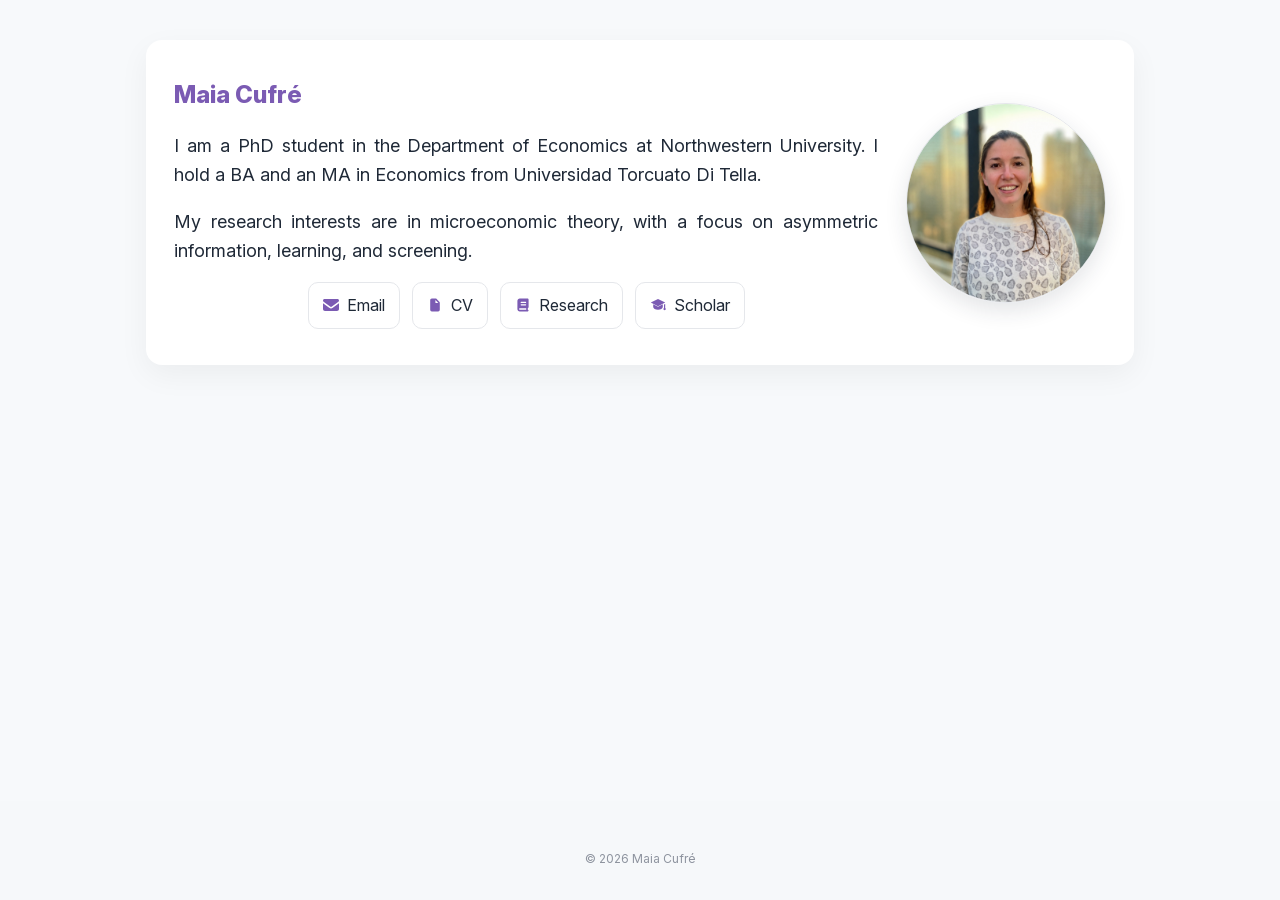
<file: index.html>
<!DOCTYPE html>
<html lang="en">
<head>
  <title>Maia Cufré</title>
  <meta charset="UTF-8">
  <meta name="viewport" content="width=device-width, initial-scale=1">
  <meta name="description" content="Maia Cufré — Economics PhD student at Northwestern University.">
  <link rel="canonical" href="https://maiacufre.com/">
  <meta property="og:type" content="website">
  <meta property="og:title" content="Maia Cufré">
  <meta property="og:description" content="Economics PhD student at Northwestern University.">
  <meta property="og:url" content="https://maiacufre.com/">
  <meta name="twitter:card" content="summary">
  <meta name="twitter:title" content="Maia Cufré">
  <meta name="twitter:description" content="Economics PhD student at Northwestern University.">
  <script type="application/ld+json">
  {
    "@context": "https://schema.org",
    "@type": "Person",
    "name": "Maia Cufré",
    "url": "https://maiacufre.com/",
    "jobTitle": "Economics PhD Student",
    "affiliation": {
      "@type": "CollegeOrUniversity",
      "name": "Northwestern University",
      "url": "https://www.northwestern.edu/"
    },
    "alumniOf": {
      "@type": "CollegeOrUniversity",
      "name": "Universidad Torcuato Di Tella",
      "url": "https://www.utdt.edu/"
    },
    "sameAs": [
      "https://economics.northwestern.edu/people/graduate/#C",
      "https://scholar.google.com/citations?user=h2bijvsAAAAJ&hl=en",
      "https://github.com/MaiaCufre",
      "https://www.linkedin.com/in/maia-cufr%C3%A9-2a04b5199"
    ]
  }
  </script>
  <link rel="apple-touch-icon" sizes="180x180" href="icons/favicon_io/apple-touch-icon.png">
  <link rel="icon" type="image/png" sizes="32x32" href="icons/favicon_io/favicon-32x32.png">
  <link rel="icon" type="image/png" sizes="16x16" href="icons/favicon_io/favicon-16x16.png">
  <link rel="shortcut icon" type="image/x-icon" href="icons/favicon_io/favicon.ico">
  <link rel="manifest" href="icons/favicon_io/site.webmanifest">
  <link rel="stylesheet" href="styles.css">
</head>
<body>

<svg class="icon-sprite" aria-hidden="true" focusable="false">
  <symbol id="icon-envelope" viewBox="0 0 512 512">
    <path d="M48 64c-26.5 0-48 21.5-48 48 0 15.1 7.1 29.3 19.2 38.4l208 156c17.1 12.8 40.5 12.8 57.6 0l208-156c12.1-9.1 19.2-23.3 19.2-38.4 0-26.5-21.5-48-48-48L48 64zM0 196L0 384c0 35.3 28.7 64 64 64l384 0c35.3 0 64-28.7 64-64l0-188-198.4 148.8c-34.1 25.6-81.1 25.6-115.2 0L0 196z"/>
  </symbol>
  <symbol id="icon-file" viewBox="0 0 640 640">
    <path d="M192 64C156.7 64 128 92.7 128 128L128 512C128 547.3 156.7 576 192 576L448 576C483.3 576 512 547.3 512 512L512 234.5C512 217.5 505.3 201.2 493.3 189.2L386.7 82.7C374.7 70.7 358.5 64 341.5 64L192 64zM453.5 240L360 240C346.7 240 336 229.3 336 216L336 122.5L453.5 240z"/>
  </symbol>
  <symbol id="icon-book" viewBox="0 0 640 640">
    <path d="M480 576L192 576C139 576 96 533 96 480L96 160C96 107 139 64 192 64L496 64C522.5 64 544 85.5 544 112L544 400C544 420.9 530.6 438.7 512 445.3L512 512C529.7 512 544 526.3 544 544C544 561.7 529.7 576 512 576L480 576zM192 448C174.3 448 160 462.3 160 480C160 497.7 174.3 512 192 512L448 512L448 448L192 448zM224 216C224 229.3 234.7 240 248 240L424 240C437.3 240 448 229.3 448 216C448 202.7 437.3 192 424 192L248 192C234.7 192 224 202.7 224 216zM248 288C234.7 288 224 298.7 224 312C224 325.3 234.7 336 248 336L424 336C437.3 336 448 325.3 448 312C448 298.7 437.3 288 424 288L248 288z"/>
  </symbol>
  <symbol id="icon-scholar" viewBox="0 0 640 640">
    <path d="M320 80L32 224L320 368L608 224L320 80zM128 294.4L128 400C128 461.9 216.8 512 320 512C423.2 512 512 461.9 512 400L512 294.4L320 390.4L128 294.4zM560 304L560 438.7C546 447 536 462.2 536 480C536 506.5 557.5 528 584 528C610.5 528 632 506.5 632 480C632 462.2 622 447 608 438.7L608 280L560 304z"/>
  </symbol>
  <symbol id="icon-github" viewBox="0 0 640 640">
    <path d="M237.9 461.4C237.9 463.4 235.6 465 232.7 465C229.4 465.3 227.1 463.7 227.1 461.4C227.1 459.4 229.4 457.8 232.3 457.8C235.3 457.5 237.9 459.1 237.9 461.4zM206.8 456.9C206.1 458.9 208.1 461.2 211.1 461.8C213.7 462.8 216.7 461.8 217.3 459.8C217.9 457.8 216 455.5 213 454.6C210.4 453.9 207.5 454.9 206.8 456.9zM251 455.2C248.1 455.9 246.1 457.8 246.4 460.1C246.7 462.1 249.3 463.4 252.3 462.7C255.2 462 257.2 460.1 256.9 458.1C256.6 456.2 253.9 454.9 251 455.2zM316.8 72C178.1 72 72 177.3 72 316C72 426.9 141.8 521.8 241.5 555.2C254.3 557.5 258.8 549.6 258.8 543.1C258.8 536.9 258.5 502.7 258.5 481.7C258.5 481.7 188.5 496.7 173.8 451.9C173.8 451.9 162.4 422.8 146 415.3C146 415.3 123.1 399.6 147.6 399.9C147.6 399.9 172.5 401.9 186.2 425.7C208.1 464.3 244.8 453.2 259.1 446.6C261.4 430.6 267.9 419.5 275.1 412.9C219.2 406.7 162.8 398.6 162.8 302.4C162.8 274.9 170.4 261.1 186.4 243.5C183.8 237 175.3 210.2 189 175.6C209.9 169.1 258 202.6 258 202.6C278 197 299.5 194.1 320.8 194.1C342.1 194.1 363.6 197 383.6 202.6C383.6 202.6 431.7 169 452.6 175.6C466.3 210.3 457.8 237 455.2 243.5C471.2 261.2 481 275 481 302.4C481 398.9 422.1 406.6 366.2 412.9C375.4 420.8 383.2 435.8 383.2 459.3C383.2 493 382.9 534.7 382.9 542.9C382.9 549.4 387.5 557.3 400.2 555C500.2 521.8 568 426.9 568 316C568 177.3 455.5 72 316.8 72zM169.2 416.9C167.9 417.9 168.2 420.2 169.9 422.1C171.5 423.7 173.8 424.4 175.1 423.1C176.4 422.1 176.1 419.8 174.4 417.9C172.8 416.3 170.5 415.6 169.2 416.9zM158.4 408.8C157.7 410.1 158.7 411.7 160.7 412.7C162.3 413.7 164.3 413.4 165 412C165.7 410.7 164.7 409.1 162.7 408.1C160.7 407.5 159.1 407.8 158.4 408.8zM190.8 444.4C189.2 445.7 189.8 448.7 192.1 450.6C194.4 452.9 197.3 453.2 198.6 451.6C199.9 450.3 199.3 447.3 197.3 445.4C195.1 443.1 192.1 442.8 190.8 444.4zM179.4 429.7C177.8 430.7 177.8 433.3 179.4 435.6C181 437.9 183.7 438.9 185 437.9C186.6 436.6 186.6 434 185 431.7C183.6 429.4 181 428.4 179.4 429.7z"/>
  </symbol>
  <symbol id="icon-linkedin" viewBox="0 0 640 640">
    <path d="M512 96L127.9 96C110.3 96 96 110.5 96 128.3L96 511.7C96 529.5 110.3 544 127.9 544L512 544C529.6 544 544 529.5 544 511.7L544 128.3C544 110.5 529.6 96 512 96zM231.4 480L165 480L165 266.2L231.5 266.2L231.5 480L231.4 480zM198.2 160C219.5 160 236.7 177.2 236.7 198.5C236.7 219.8 219.5 237 198.2 237C176.9 237 159.7 219.8 159.7 198.5C159.7 177.2 176.9 160 198.2 160zM480.3 480L413.9 480L413.9 376C413.9 351.2 413.4 319.3 379.4 319.3C344.8 319.3 339.5 346.3 339.5 374.2L339.5 480L273.1 480L273.1 266.2L336.8 266.2L336.8 295.4L337.7 295.4C346.6 278.6 368.3 260.9 400.6 260.9C467.8 260.9 480.3 305.2 480.3 362.8L480.3 480z"/>
  </symbol>
</svg>

<div class="site-container text-center" id="band">
  <div class="main-wrap">
    <section class="hero fade-in">
      <div class="profile-layout">
        <div class="profile-copy">
          <h1 class="text-blue-grey">Maia Cufré</h1>
          <div class="bio-text">
            <p>I am a PhD student in the Department of Economics at Northwestern University. I hold a BA and an MA in Economics from Universidad Torcuato Di Tella.</p>
            <p>My research interests are in microeconomic theory, with a focus on asymmetric information, learning, and screening.</p>
          </div>

          <div class="btn-row">
            <a class="btn" href="mailto:mcufre@u.northwestern.edu" target="_blank" rel="noopener"><svg class="svg-icon" aria-hidden="true" focusable="false"><use href="#icon-envelope"></use></svg> Email</a>
            <a class="btn" href="docs/CV_Cufre.pdf" target="_blank" rel="noopener"><svg class="svg-icon" aria-hidden="true" focusable="false"><use href="#icon-file"></use></svg> CV</a>
            <a class="btn" href="research.html"><svg class="svg-icon" aria-hidden="true" focusable="false"><use href="#icon-book"></use></svg> Research</a>
            <a class="btn" href="https://scholar.google.com/citations?user=h2bijvsAAAAJ&hl=en" target="_blank" rel="noopener"><svg class="svg-icon" aria-hidden="true" focusable="false"><use href="#icon-scholar"></use></svg> Scholar</a>
          </div>
        </div>

        <div class="profile-photo-wrap">
          <img class="profile-photo" src="images/headshot.jpg" alt="Maia Cufré" width="1005" height="1005" decoding="async">
        </div>
      </div>
    </section>
  </div>
</div>

<footer class="site-footer">
  <div class="copyright">
    © <span id="yr"></span> <a href="https://economics.northwestern.edu/people/graduate/#C" target="_blank" rel="me noopener">Maia Cufré</a>
  </div>
</footer>

<script>
document.getElementById("yr").textContent = new Date().getFullYear();
</script>

</body>
</html>
</file>
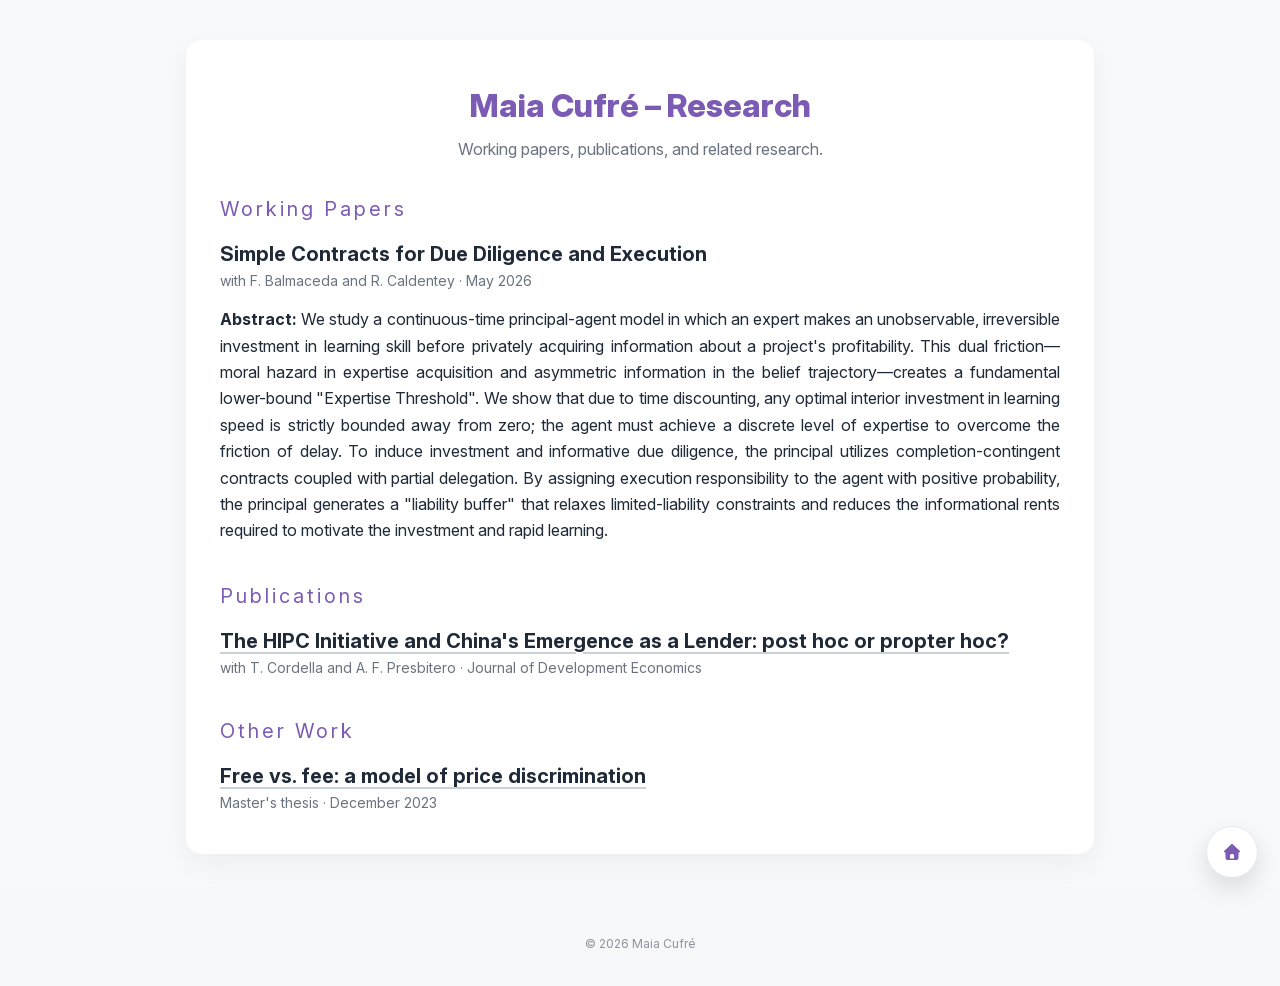
<file: research.html>
<!DOCTYPE html>
<html lang="en">
<head>
  <title>Maia Cufré — Research</title>
  <meta charset="UTF-8">
  <meta name="viewport" content="width=device-width, initial-scale=1">
  <meta name="description" content="Research by Maia Cufré">
  <link rel="canonical" href="https://maiacufre.com/research.html">
  <meta property="og:type" content="website">
  <meta property="og:title" content="Research | Maia Cufré">
  <meta property="og:description" content="Working papers, publications, and research by Maia Cufré.">
  <meta property="og:url" content="https://maiacufre.com/research.html">
  <meta name="twitter:card" content="summary">
  <meta name="twitter:title" content="Research | Maia Cufré">
  <meta name="twitter:description" content="Working papers, publications, and research by Maia Cufré.">
  <link rel="apple-touch-icon" sizes="180x180" href="icons/favicon_io/apple-touch-icon.png">
  <link rel="icon" type="image/png" sizes="32x32" href="icons/favicon_io/favicon-32x32.png">
  <link rel="icon" type="image/png" sizes="16x16" href="icons/favicon_io/favicon-16x16.png">
  <link rel="shortcut icon" type="image/x-icon" href="icons/favicon_io/favicon.ico">
  <link rel="manifest" href="icons/favicon_io/site.webmanifest">
  <link rel="stylesheet" href="styles.css">
</head>

<body>

<svg class="icon-sprite" aria-hidden="true" focusable="false">
  <symbol id="icon-github" viewBox="0 0 640 640">
    <path d="M237.9 461.4C237.9 463.4 235.6 465 232.7 465C229.4 465.3 227.1 463.7 227.1 461.4C227.1 459.4 229.4 457.8 232.3 457.8C235.3 457.5 237.9 459.1 237.9 461.4zM206.8 456.9C206.1 458.9 208.1 461.2 211.1 461.8C213.7 462.8 216.7 461.8 217.3 459.8C217.9 457.8 216 455.5 213 454.6C210.4 453.9 207.5 454.9 206.8 456.9zM251 455.2C248.1 455.9 246.1 457.8 246.4 460.1C246.7 462.1 249.3 463.4 252.3 462.7C255.2 462 257.2 460.1 256.9 458.1C256.6 456.2 253.9 454.9 251 455.2zM316.8 72C178.1 72 72 177.3 72 316C72 426.9 141.8 521.8 241.5 555.2C254.3 557.5 258.8 549.6 258.8 543.1C258.8 536.9 258.5 502.7 258.5 481.7C258.5 481.7 188.5 496.7 173.8 451.9C173.8 451.9 162.4 422.8 146 415.3C146 415.3 123.1 399.6 147.6 399.9C147.6 399.9 172.5 401.9 186.2 425.7C208.1 464.3 244.8 453.2 259.1 446.6C261.4 430.6 267.9 419.5 275.1 412.9C219.2 406.7 162.8 398.6 162.8 302.4C162.8 274.9 170.4 261.1 186.4 243.5C183.8 237 175.3 210.2 189 175.6C209.9 169.1 258 202.6 258 202.6C278 197 299.5 194.1 320.8 194.1C342.1 194.1 363.6 197 383.6 202.6C383.6 202.6 431.7 169 452.6 175.6C466.3 210.3 457.8 237 455.2 243.5C471.2 261.2 481 275 481 302.4C481 398.9 422.1 406.6 366.2 412.9C375.4 420.8 383.2 435.8 383.2 459.3C383.2 493 382.9 534.7 382.9 542.9C382.9 549.4 387.5 557.3 400.2 555C500.2 521.8 568 426.9 568 316C568 177.3 455.5 72 316.8 72zM169.2 416.9C167.9 417.9 168.2 420.2 169.9 422.1C171.5 423.7 173.8 424.4 175.1 423.1C176.4 422.1 176.1 419.8 174.4 417.9C172.8 416.3 170.5 415.6 169.2 416.9zM158.4 408.8C157.7 410.1 158.7 411.7 160.7 412.7C162.3 413.7 164.3 413.4 165 412C165.7 410.7 164.7 409.1 162.7 408.1C160.7 407.5 159.1 407.8 158.4 408.8zM190.8 444.4C189.2 445.7 189.8 448.7 192.1 450.6C194.4 452.9 197.3 453.2 198.6 451.6C199.9 450.3 199.3 447.3 197.3 445.4C195.1 443.1 192.1 442.8 190.8 444.4zM179.4 429.7C177.8 430.7 177.8 433.3 179.4 435.6C181 437.9 183.7 438.9 185 437.9C186.6 436.6 186.6 434 185 431.7C183.6 429.4 181 428.4 179.4 429.7z"/>
  </symbol>
  <symbol id="icon-linkedin" viewBox="0 0 640 640">
    <path d="M512 96L127.9 96C110.3 96 96 110.5 96 128.3L96 511.7C96 529.5 110.3 544 127.9 544L512 544C529.6 544 544 529.5 544 511.7L544 128.3C544 110.5 529.6 96 512 96zM231.4 480L165 480L165 266.2L231.5 266.2L231.5 480L231.4 480zM198.2 160C219.5 160 236.7 177.2 236.7 198.5C236.7 219.8 219.5 237 198.2 237C176.9 237 159.7 219.8 159.7 198.5C159.7 177.2 176.9 160 198.2 160zM480.3 480L413.9 480L413.9 376C413.9 351.2 413.4 319.3 379.4 319.3C344.8 319.3 339.5 346.3 339.5 374.2L339.5 480L273.1 480L273.1 266.2L336.8 266.2L336.8 295.4L337.7 295.4C346.6 278.6 368.3 260.9 400.6 260.9C467.8 260.9 480.3 305.2 480.3 362.8L480.3 480z"/>
  </symbol>
  <symbol id="icon-house" viewBox="0 0 640 640">
    <path d="M341.8 72.6C329.5 61.2 310.5 61.2 298.3 72.6L74.3 280.6C64.7 289.6 61.5 303.5 66.3 315.7C71.1 327.9 82.8 336 96 336L112 336L112 512C112 547.3 140.7 576 176 576L464 576C499.3 576 528 547.3 528 512L528 336L544 336C557.2 336 569 327.9 573.8 315.7C578.6 303.5 575.4 289.5 565.8 280.6L341.8 72.6zM304 384L336 384C362.5 384 384 405.5 384 432L384 528L256 528L256 432C256 405.5 277.5 384 304 384z"/>
  </symbol>
</svg>

<div class="main-wrap research-wrap">
  <main class="hero research-hero fade-in">
    <header class="research-header">
      <h1 class="text-blue-grey page-title research-title">
        <span>Maia Cufré</span><span class="research-title-separator"> – </span><span class="research-title-topic">Research</span>
      </h1>
      <p class="research-intro">Working papers, publications, and related research.</p>
    </header>

    <section class="research-section" aria-labelledby="working-papers">
      <h2 id="working-papers" class="section-heading text-blue-grey">Working Papers</h2>
      <article class="research-item">
        <h3 class="paper-title">Simple Contracts for Due Diligence and Execution</h3>
        <p class="paper-meta">with F. Balmaceda and R. Caldentey · May 2026</p>
        <p class="paper-abstract"><span class="paper-abstract-label">Abstract:</span> We study a continuous-time principal-agent model in which an expert makes an unobservable, irreversible investment in learning skill before privately acquiring information about a project's profitability. This dual friction—moral hazard in expertise acquisition and asymmetric information in the belief trajectory—creates a fundamental lower-bound "Expertise Threshold". We show that due to time discounting, any optimal interior investment in learning speed is strictly bounded away from zero; the agent must achieve a discrete level of expertise to overcome the friction of delay. To induce investment and informative due diligence, the principal utilizes completion-contingent contracts coupled with partial delegation. By assigning execution responsibility to the agent with positive probability, the principal generates a "liability buffer" that relaxes limited-liability constraints and reduces the informational rents required to motivate the investment and rapid learning.</p>
      </article>
    </section>

    <section class="research-section" aria-labelledby="publications">
      <h2 id="publications" class="section-heading text-blue-grey">Publications</h2>
      <article class="research-item">
        <h3 class="paper-title"><a href="https://www.sciencedirect.com/science/article/pii/S030438782500183X" target="_blank" rel="noopener">The HIPC Initiative and China's Emergence as a Lender: post hoc or propter hoc?</a></h3>
        <p class="paper-meta">with T. Cordella and A. F. Presbitero · Journal of Development Economics</p>
      </article>
    </section>

    <section class="research-section" aria-labelledby="other-work">
      <h2 id="other-work" class="section-heading text-blue-grey">Other Work</h2>
      <article class="research-item">
        <h3 class="paper-title"><a href="docs/Cufre2024_FreevsFee.pdf">Free vs. fee: a model of price discrimination</a></h3>
        <p class="paper-meta">Master's thesis · December 2023</p>
      </article>
    </section>
  </main>
</div>

<footer class="site-footer">
  <div class="copyright">
    © <span id="yr"></span> <a href="https://economics.northwestern.edu/people/graduate/#C" target="_blank" rel="me noopener">Maia Cufré</a>
  </div>
</footer>

<a aria-label="Home" class="fab-home" href="index.html" title="Home"><svg class="svg-icon" aria-hidden="true" focusable="false"><use href="#icon-house"></use></svg></a>

<script>document.getElementById('yr').textContent = new Date().getFullYear();</script>
</body>
</html>
</file>
<file: styles.css>
@font-face {
  font-family: "Inter";
  src: url("fonts/inter/InterVariable.woff2") format("woff2");
  font-weight: 100 900;
  font-style: normal;
  font-display: swap;
}

@font-face {
  font-family: "Inter";
  src: url("fonts/inter/InterVariable-Italic.woff2") format("woff2");
  font-weight: 100 900;
  font-style: italic;
  font-display: swap;
}

:root {
  --bg: #f7f9fb;
  --txt: #1f2937;
  --muted: #6b7280;
  --brand: #7b5bb3;
  --brand-2: #5d3f91;
  --card: #ffffff;
  --radius: 16px;
  --rule: #e5e7eb;
}

*,
*::before,
*::after {
  box-sizing: border-box;
}

html,
body {
  background: var(--bg);
  color: var(--txt);
}

body {
  min-height: 100vh;
  margin: 0;
  display: flex;
  flex-direction: column;
  font-family: "Inter", -apple-system, BlinkMacSystemFont, "Segoe UI", Roboto, Helvetica, Arial, sans-serif;
  line-height: 1.6;
}

a:hover {
  color: var(--brand-2);
  text-decoration: underline;
}

.text-center {
  text-align: center;
}

.text-blue-grey {
  color: var(--brand);
}

.fade-in {
  animation: fade-in 0.8s;
}

@keyframes fade-in {
  from {
    opacity: 0;
  }

  to {
    opacity: 1;
  }
}

img {
  max-width: 60%;
  height: auto;
}

.center {
  display: block;
  width: 50%;
  margin-right: auto;
  margin-left: auto;
}

.site-container {
  width: 100%;
  max-width: 1060px;
  margin-right: auto;
  margin-left: auto;
  padding-top: 0;
  padding-right: 16px;
  padding-left: 16px;
}

.main-wrap {
  max-width: 1020px;
  margin: 0 auto;
  padding: 40px 16px 32px;
}

.hero {
  background: var(--card);
  border-radius: var(--radius);
  padding: 36px 28px;
  box-shadow: 0 10px 30px rgba(0, 0, 0, 0.05);
}

.profile-layout {
  display: grid;
  grid-template-columns: minmax(0, 1fr) 200px;
  gap: 28px;
  align-items: center;
  text-align: left;
}

.profile-copy {
  min-width: 0;
}

.hero h1 {
  margin: 0 0 8px;
  font-weight: 800;
  letter-spacing: 0;
}

.bio-text {
  font-size: 18px;
  text-align: justify;
  text-align-last: left;
}

.bio-text p:last-child {
  margin-bottom: 0;
}

.profile-photo-wrap {
  width: 200px;
  aspect-ratio: 1;
  overflow: hidden;
  justify-self: end;
  border: 1px solid var(--rule);
  border-radius: 50%;
  box-shadow: 0 8px 22px rgba(31, 41, 55, 0.12);
}

.profile-photo {
  display: block;
  width: 100%;
  max-width: none;
  height: 100%;
  object-fit: cover;
}

.page-title {
  text-align: center;
}

.section-heading {
  margin: 24px 0 10px;
  font-size: 24px;
  font-weight: 400;
  letter-spacing: 4px;
}

.btn-row {
  display: flex;
  flex-wrap: wrap;
  gap: 12px;
  margin-top: 10px;
}

.profile-copy .btn-row {
  justify-content: center;
  margin-top: 16px;
}

.btn {
  display: inline-flex;
  align-items: center;
  gap: 8px;
  padding: 10px 14px;
  border: 1px solid var(--rule);
  border-radius: 10px;
  background: var(--card);
  color: var(--txt);
  text-decoration: none;
  transition: transform 0.12s ease, box-shadow 0.12s ease, border-color 0.12s ease;
}

.btn:hover {
  transform: translateY(-1px);
  border-color: var(--brand);
  color: var(--brand-2);
  box-shadow: 0 6px 18px rgba(31, 111, 235, 0.1);
}

.mySlides {
  display: none;
}

.carousel-slide {
  margin-top: 34px;
  text-align: center;
}

.carousel-image {
  display: block;
  width: min(48%, 360px);
  margin: 0 auto;
}

.carousel-caption {
  margin: 4px 0 0;
  opacity: 0.6;
}

.research-wrap {
  max-width: 940px;
}

.research-hero {
  padding: 40px 34px;
}

.research-header {
  margin-bottom: 30px;
  text-align: center;
}

.research-header .page-title {
  margin-bottom: 6px;
}

.research-title {
  text-wrap: balance;
}

.research-intro {
  margin: 0;
  color: var(--muted);
  font-size: 16px;
}

.research-section + .research-section {
  margin-top: 36px;
}

.research-section .section-heading {
  margin: 0 0 16px;
  font-size: 20px;
  letter-spacing: 3px;
}

.research-item {
  padding-bottom: 20px;
  border-bottom: 1px solid var(--rule);
}

.research-item + .research-item {
  margin-top: 20px;
}

.research-section .research-item:last-child {
  padding-bottom: 0;
  border-bottom: 0;
}

.paper-title {
  margin: 0;
  font-size: 20px;
  font-weight: 700;
  line-height: 1.35;
}

.paper-title a {
  color: var(--txt);
  text-decoration: underline;
  text-decoration-color: rgba(96, 125, 139, 0.35);
  text-underline-offset: 4px;
}

.paper-title a:hover {
  color: var(--brand);
  text-decoration-color: currentColor;
}

.paper-authors {
  margin: 4px 0 0;
  color: var(--muted);
  font-size: 16px;
}

.paper-meta {
  margin: 2px 0 0;
  color: var(--muted);
  font-size: 14px;
}

.paper-abstract {
  margin: 14px 0 0;
  font-size: 16px;
  line-height: 1.65;
  text-align: justify;
  text-align-last: left;
}

.paper-abstract-label {
  font-weight: 700;
}

.thesis-note {
  font-style: italic;
}

.site-footer {
  margin-top: auto;
  padding: 32px 16px;
  text-align: center;
  background-color: rgb(246, 248, 250);
  opacity: 0.75;
}

.footer-icons {
  display: inline-flex;
  align-items: center;
  gap: 10px;
}

.icon-btn {
  width: 38px;
  height: 38px;
  display: inline-grid;
  place-items: center;
  border: 1px solid var(--rule);
  border-radius: 50%;
  background: var(--card);
  color: var(--brand);
  text-decoration: none;
  transition: transform 0.12s, box-shadow 0.12s, border-color 0.12s;
}

.icon-btn:hover {
  transform: translateY(-1px);
  border-color: var(--brand);
  color: var(--brand);
  text-decoration: none;
  box-shadow: 0 6px 18px rgba(31, 111, 235, 0.12);
}

.icon-sprite {
  position: absolute;
  width: 0;
  height: 0;
  overflow: hidden;
  pointer-events: none;
}

.svg-icon {
  display: inline-block;
  width: 1em;
  height: 1em;
  max-width: none;
  flex: 0 0 auto;
  vertical-align: -0.125em;
  color: var(--brand);
  fill: currentColor;
}

.svg-icon use {
  fill: currentColor;
}

.icon-btn .svg-icon {
  width: 21px;
  height: 21px;
}

.fab-home .svg-icon {
  width: 20px;
  height: 20px;
}

.copyright {
  margin-top: 16px;
  color: var(--muted);
  font-size: 12px;
}

.copyright a {
  color: inherit;
  text-decoration: none;
}

.copyright a:hover {
  color: var(--brand);
  text-decoration: underline;
}

.fab-home {
  position: fixed;
  right: 22px;
  bottom: 22px;
  z-index: 1000;
  width: 52px;
  height: 52px;
  display: grid;
  place-items: center;
  border: 1px solid var(--rule);
  border-radius: 50%;
  background: var(--card);
  box-shadow: 0 10px 24px rgba(0, 0, 0, 0.12);
  text-decoration: none;
  transition: transform 0.12s ease, box-shadow 0.12s ease, border-color 0.12s ease;
}

.fab-home:hover {
  transform: translateY(-1px);
  border-color: var(--brand);
  box-shadow: 0 14px 28px rgba(31, 111, 235, 0.18);
}

@media (max-width: 820px) {
  .site-container {
    max-width: 100%;
    padding-right: 0;
    padding-left: 0;
  }

  .main-wrap {
    width: 100%;
    max-width: 100%;
    padding: 24px 12px 28px;
  }

  .hero {
    width: 100%;
    max-width: 100%;
    padding: 28px 20px;
  }

  .profile-layout {
    grid-template-columns: 1fr;
    gap: 20px;
    min-width: 0;
  }

  .profile-photo-wrap {
    width: 176px;
    justify-self: center;
    order: -1;
  }

  .profile-photo {
    width: 100%;
  }

  .profile-copy h1 {
    text-align: center;
  }

  .bio-text {
    text-align: left;
  }

  .research-header {
    margin-bottom: 26px;
  }

  .research-section + .research-section {
    margin-top: 32px;
  }

  .paper-title {
    font-size: 18px;
  }

  .paper-authors,
  .paper-abstract {
    font-size: 15px;
  }

  .paper-meta {
    font-size: 14px;
  }

  .btn-row {
    gap: 10px;
  }

  .fab-home {
    right: 14px;
    bottom: 14px;
    width: 48px;
    height: 48px;
  }
}

@media (max-width: 540px) {
  .research-intro {
    display: none;
  }

  .research-title-separator {
    display: none;
  }

  .research-title-topic {
    display: block;
  }

  .main-wrap {
    padding-right: 10px;
    padding-left: 10px;
  }

  .hero {
    padding-right: 18px;
    padding-left: 18px;
  }

  .carousel-image {
    width: min(74%, 360px);
  }

  .btn-row {
    gap: 8px;
  }

  .btn {
    padding: 9px 12px;
  }
}
</file>
